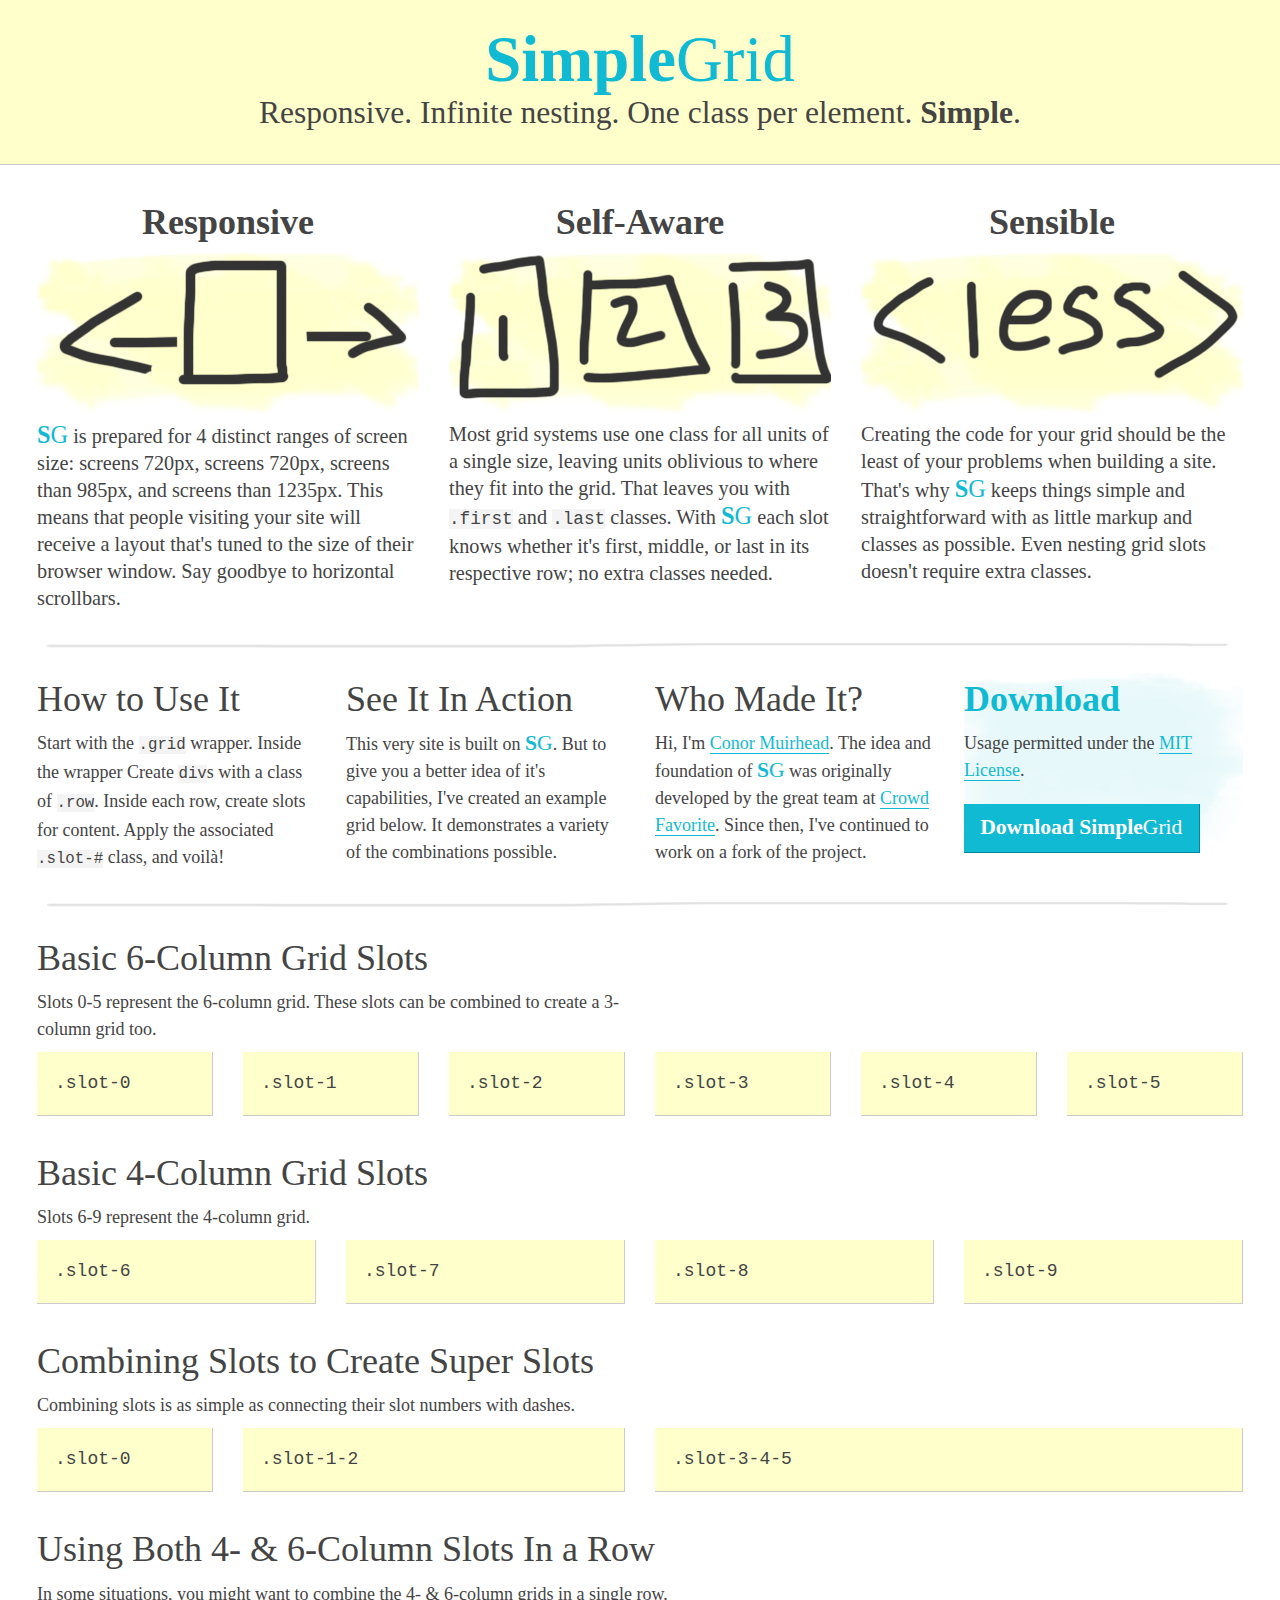
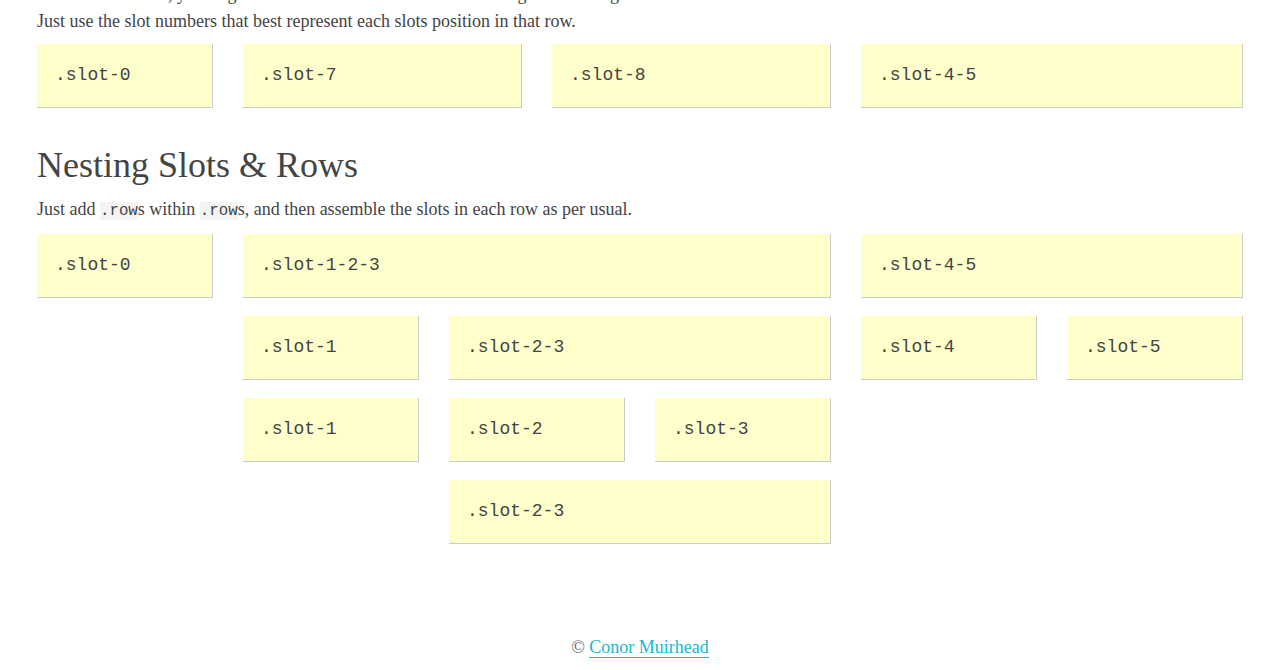
<file: client/static/css/simplegrid/index.html>
<!DOCTYPE html> 
<html lang="en"> 
<head> 
	<title>SimpleGrid</title>
	
	<meta http-equiv="X-UA-Compatible" content="IE=EmulateIE7; IE=EmulateIE9"> 
	<meta http-equiv="Content-Type" content="text/html; charset=utf-8" /> 
	<meta name="viewport" content="width=device-width, initial-scale=1.0, maximum-scale=1.0, user-scalable=no"/>
		
	<link rel="stylesheet" href="./css/base.css" type="text/css" media="all">
	<!--[if lt IE 9 ]><link rel="stylesheet" href="./css/720_grid.css" type="text/css"><![endif]-->
	<link rel="stylesheet" href="./css/720_grid.css" type="text/css" media="screen and (min-width: 720px)">
	<link rel="stylesheet" href="./css/986_grid.css" type="text/css" media="screen and (min-width: 986px)">
	<link rel="stylesheet" href="./css/1236_grid.css" media="screen and (min-width: 1236px)" >
	
	<script type="text/javascript" src="http://use.typekit.com/fti4bos.js"></script>
	<script type="text/javascript">try{Typekit.load();}catch(e){}</script>
</head>
<body>
<div class="banner-wrap">
	<div class="banner">
		<h1 id="logo"><span class="logo"><b>Simple</b>Grid</span></h1>
		<p class="intro">Responsive. Infinite nesting. One class per element. <strong>Simple</strong>.</p>
	</div>
</div>
<div class="grid">
	<div class="row">
		<div class="slot-0-1 feature">
			<h2>Responsive</h2>
			<img src="./images/responsive.png" alt="Illustration of Responsive" />
			<p><span class="logo"><b>S</b>G</span> is prepared for 4 distinct ranges of screen size: screens  720px, screens  720px, screens  than 985px, and screens  than 1235px. This means that people visiting your site will receive a layout that's tuned to the size of their browser window. Say goodbye to horizontal scrollbars.</p>
		</div>
		<div class="slot-2-3 feature">
			<h2>Self-Aware</h2>
			<img src="./images/self-aware.png" alt="Illustration of Self-Aware" />
			<p>Most grid systems use one class for all units of a single size, leaving units oblivious to where they fit into the grid. That leaves you with <code>.first</code> and <code>.last</code> classes. With <span class="logo"><b>S</b>G</span> each slot knows whether it's first, middle, or last in its respective row; no extra classes needed.</p>
		</div>
		<div class="slot-4-5 feature">
			<h2>Sensible</h2>
			<img src="./images/sensible.png" alt="Illustration of Sensible" />
			<p>Creating the code for your grid should be the least of your problems when building a site. That's why <span class="logo"><b>S</b>G</span> keeps things simple and straightforward with as little markup and classes as possible. Even nesting grid slots doesn't require extra classes.</p>
		</div>
	</div>
	<hr />
	<div class="row">
		<div class="slot-6">
			<h2>How to Use It</h2>
			<p>Start with the <code>.grid</code> wrapper. Inside the wrapper Create <code>div</code>s with a class of <code>.row</code>. Inside each row, create slots for content. Apply the associated <code>.slot-#</code> class, and voil&agrave;!</p>
		</div>
		<div class="slot-7">
			<h2>See It In Action</h2>
			<p>This very site is built on <span class="logo"><b>S</b>G</span>. But to give you a better idea of it's capabilities, I've created an example grid below. It demonstrates a variety of the combinations possible.</p>
		</div>
		<div class="slot-7">
			<h2>Who Made It?</h2>
			<p>Hi, I'm <a href="http://conor.cc">Conor Muirhead</a>. The idea and foundation of <span class="logo"><b>S</b>G</span> was originally developed by the great team at <a href="http://crowdfavorite">Crowd Favorite</a>. Since then, I've continued to work on a fork of the project.</p>
		</div>
		<div class="slot-9 mod mod-download">
			<h2>Download</h2>
			<p>Usage permitted under the <a href="http://opensource.org/licenses/mit-license.php">MIT License</a>.</p>
			<p><a class="bttn" href="./downloads/SimpleGrid.zip">Download <span class="logo"><b>Simple</b>Grid</span></a></p>
		</div>
	</div>
	
	<hr />
		
	<div class="example-grids">
		<h2>Basic 6-Column Grid Slots</h2>
		<p>Slots 0-5 represent the 6-column grid. These slots can be combined to create a 3-column grid too.</p>
		<div class="row">
			<div class="slot-0"> 
				<p> 
					.slot-0
				</p> 
			</div> 
	 
			<div class="slot-1"> 
				<p> 
					.slot-1
				</p> 
			</div> 

			<div class="slot-2"> 
				<p> 
					.slot-2
				</p> 
			</div> 
	 
			<div class="slot-3"> 
				<p> 
					.slot-3
				</p> 
			</div> 

			<div class="slot-4"> 
				<p> 
					.slot-4
				</p> 
			</div> 
	 
			<div class="slot-5"> 
				<p> 
					.slot-5
				</p> 
			</div> 
		</div><!-- / .row -->
		
		<h2>Basic 4-Column Grid Slots</h2>
		<p>Slots 6-9 represent the 4-column grid.
		<div class="row">
			<div class="slot-6"> 
				<p> 
					.slot-6
				</p> 
			</div> 
	 
			<div class="slot-7"> 
				<p> 
					.slot-7
				</p> 
			</div> 
	 
			<div class="slot-8"> 
				<p> 
					.slot-8
				</p> 
			</div> 

			<div class="slot-9"> 
				<p> 
					.slot-9
				</p> 
			</div> 
		</div><!-- /.row -->

		<h2>Combining Slots to Create Super Slots</h2>
		<p>Combining slots is as simple as connecting their slot numbers with dashes.</p>
		<div class="row">
			<div class="slot-0"> 
				<p> 
					.slot-0
				</p> 
			</div> 
	 
			<div class="slot-1-2"> 
				<p> 
					.slot-1-2
				</p> 
			</div> 
	 
			<div class="slot-3-4-5"> 
				<p> 
					.slot-3-4-5
				</p> 
			</div> 
		</div><!-- /.row -->
		
		<h2>Using Both 4- &amp; 6-Column Slots In a Row</h2>
		<p>In some situations, you might want to combine the 4- &amp; 6-column grids in a single row. Just use the slot numbers that best represent each slots position in that row.</p>
		<div class="row">
			<div class="slot-0"> 
				<p> 
					.slot-0
				</p> 
			</div> 
	 
			<div class="slot-7"> 
				<p> 
					.slot-7
				</p> 
			</div> 

			<div class="slot-8"> 
				<p> 
					.slot-8
				</p> 
			</div> 
			
			<div class="slot-4-5"> 
				<p> 
					.slot-4-5
				</p> 
			</div> 
		</div><!-- /.row -->

		<h2>Nesting Slots &amp; Rows</h2>
		<p>Just add <code>.row</code>s within <code>.row</code>s, and then assemble the slots in each row as per usual.</p>
		<div class="row">
			<div class="slot-0"> 
				<p> 
					.slot-0
				</p> 
			</div> 
			<!-- end .slot-0 -->
		
			<div class="slot-1-2-3"> 
				<p> 
					.slot-1-2-3
				</p>
				<div class="row">
					<div class="slot-1">
						<p>
							.slot-1
						</p>
						<div class="row">
							<div class="slot-1">
								<p>
									.slot-1
								</p>
							</div>
						</div>
					</div>
					<div class="slot-2-3">
						<p>
							.slot-2-3
						</p>
						<div class="row">
							<div class="slot-2">
								<p>
									.slot-2
								</p>
							</div>
							<div class="slot-3">
								<p>
									.slot-3
								</p>
							</div>
						</div>
						<div class="row">
							<div class="slot-2-3">
								<p>
									.slot-2-3
								</p>
							</div>
						</div>
					</div>
				</div>
			</div> 
			<!-- end .slot-1-2-3 -->

			<div class="slot-4-5"> 
				<p> 
					.slot-4-5
				</p>
				<div class="row">
					<div class="slot-4">
						<p>
							.slot-4
						</p>
					</div>
					<div class="slot-5">
						<p>
							.slot-5
						</p>
					</div>
				</div>
			</div> 
			<!-- end .slot-5 -->	
		</div><!-- /.row -->
	</div><!-- / .example-grids -->
	<div class="row footer">
		<p>&copy; <a href="http://conor.cc">Conor Muirhead</a></p>
	</div>
</div><!-- / .grid -->

<script src="//static.getclicky.com/js" type="text/javascript"></script>
<script type="text/javascript">try{ clicky.init(66436048); }catch(e){}</script>
<noscript><p><img alt="Clicky" width="1" height="1" src="//in.getclicky.com/66436048ns.gif" /></p></noscript>
</body> 
</html>
</file>
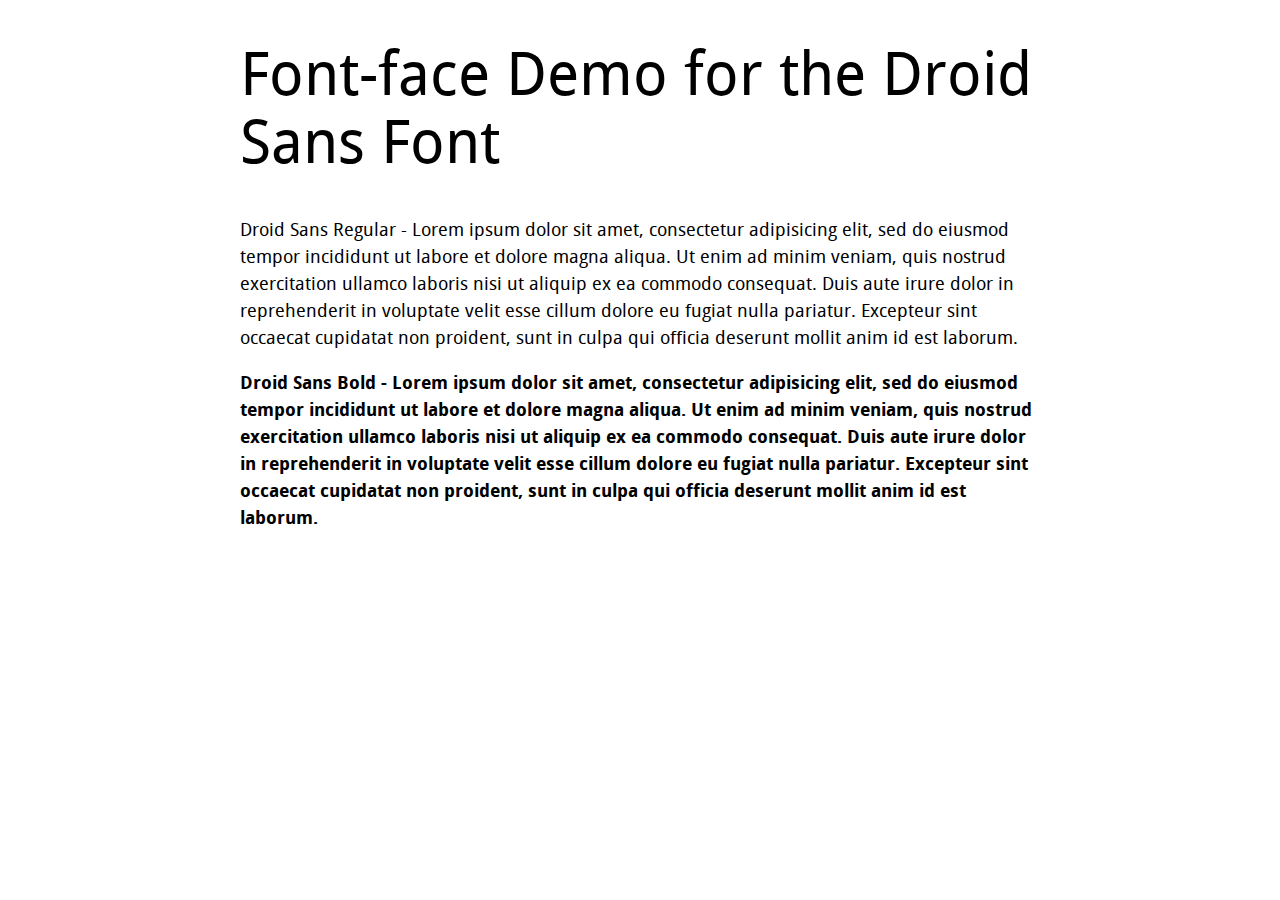
<file: client/static/css/fonts/droid-sans/demo.html>
<!DOCTYPE html PUBLIC "-//W3C//DTD XHTML 1.0 Strict//EN"
	"http://www.w3.org/TR/xhtml1/DTD/xhtml1-strict.dtd">

<html xmlns="http://www.w3.org/1999/xhtml" xml:lang="en" lang="en">
<head>
	<meta http-equiv="Content-Type" content="text/html; charset=utf-8"/>

	<title>Font Face Demo</title>
	<link rel="stylesheet" href="stylesheet.css" type="text/css" charset="utf-8">
	<style type="text/css" media="screen">
		h1.fontface {font: 60px/68px 'DroidSansRegular', Arial, sans-serif;letter-spacing: 0;}

		p.style1 {font: 18px/27px 'DroidSansRegular', Arial, sans-serif;}
		p.style2 {font: 18px/27px 'DroidSansBold', Arial, sans-serif;}
		
		#container {
			width: 800px;
			margin-left: auto;
			margin-right: auto;
		}
	</style>
</head>

<body>
	<div id="container">
		<h1 class="fontface">Font-face Demo for the Droid Sans Font</h1>
	
	 

	<p class="style1">Droid Sans Regular - Lorem ipsum dolor sit amet, consectetur adipisicing elit, sed do eiusmod tempor incididunt ut labore et dolore magna aliqua. Ut enim ad minim veniam, quis nostrud exercitation ullamco laboris nisi ut aliquip ex ea commodo consequat. Duis aute irure dolor in reprehenderit in voluptate velit esse cillum dolore eu fugiat nulla pariatur. Excepteur sint occaecat cupidatat non proident, sunt in culpa qui officia deserunt mollit anim id est laborum.</p>

	 

	<p class="style2">Droid Sans Bold - Lorem ipsum dolor sit amet, consectetur adipisicing elit, sed do eiusmod tempor incididunt ut labore et dolore magna aliqua. Ut enim ad minim veniam, quis nostrud exercitation ullamco laboris nisi ut aliquip ex ea commodo consequat. Duis aute irure dolor in reprehenderit in voluptate velit esse cillum dolore eu fugiat nulla pariatur. Excepteur sint occaecat cupidatat non proident, sunt in culpa qui officia deserunt mollit anim id est laborum.</p>

		</div>
</body>
</html>
</file>
<file: client/static/css/simplegrid/css/base.css>
html, body, div, span, applet, object, iframe,
h1, h2, h3, h4, h5, h6, p, blockquote, pre,
a, abbr, acronym, address, big, cite, code,
del, dfn, em, img, ins, kbd, q, s, samp,
small, strike, strong, sub, sup, tt, var,
b, u, i, center,
dl, dt, dd, ol, ul, li,
fieldset, form, label, legend,
table, caption, tbody, tfoot, thead, tr, th, td,
article, aside, canvas, details, embed, 
figure, figcaption, footer, header, hgroup, 
menu, nav, output, ruby, section, summary,
time, mark, audio, video {
	margin: 0;
	padding: 0;
	border: 0;
	font-size: 100%;
	font: inherit;
	vertical-align: baseline;
}
/* HTML5 display-role reset for older browsers */
article, aside, details, figcaption, figure, 
footer, header, hgroup, menu, nav, section {
	display: block;
}
body {
	color: #444;
	font-family: Georgia, serif;
	line-height: 1.5em;
}
ol, ul {
	list-style: square;
	margin: 0 0 0.5em;
}
blockquote, q {
	quotes: none;
}
blockquote:before, blockquote:after,
q:before, q:after {
	content: '';
	content: none;
}
code {
	background-color: #f4f4f4;
	font-family: Menlo, 'Panic Sans', monospace;
	font-size: 0.875em;
}
table {
	border-collapse: collapse;
	border-spacing: 0;
}
strong {
	font-weight: bold;
}
p {
	margin: 0 0 0.5em;
	max-width: 634px;
}
h1, h2, h3, h4, h5, h6 {
	font-family: sommet-slab-1, sommet-slab-2, Georgia, serif;
	font-weight: normal;
	line-height: 1.2em;
	padding: 0.5em 0 0.25em;
}

h1 {
	font-size: 3em;
}

h2 {
	font-size: 2em;
}

h3 {
	font-size: 1.5em;
}

h4 {
	font-size: 1.25em;
}

h5, h6 {
	font-size: 1em;
}

a, a:link, a:visited {
	color: #11bad3;
	text-decoration: none;
	border-bottom: 1px solid #11bad3;
}

a:hover, a:active {
	background: #00a9c2;
	border-color: #00a9c2;
	color: #fff;
}

img {
	max-width: 100%;
}

hr {
	border: none;
	background: url(../images/bg_hr.png) center center no-repeat;
	height: 10px;
}

#logo {
	padding-bottom: 0;
}

.logo {
	color: #11bad3;
	font-family: sommet-slab-1, sommet-slab-2, Georgia, serif;
	font-weight: normal;
	font-size: 1.2em;
}
.logo b {
	font-weight: bold;
}

.banner-wrap {
	text-align: center;
	background: #ffc;
	border-bottom: 1px solid #ccc;
	padding: 0 10px 1em;
	margin-bottom: 1em;
}

.intro {
	font-size: 1.75em;
	font-family: sommet-slab-1, sommet-slab-2, Georgia, serif;
	line-height: 1.1em;
	max-width: none;
}

.grid {
	padding: 0 20px;
}

.row {
	margin-bottom: 1em;
}

.feature h2 {
	font-weight: bold;
	text-align: center;
}

.feature p {
	font-size: 1.125em;
}

.mod-download {
	background: url(../images/bg_download.png) 0 0.75em no-repeat;
	background-size: 100%;
}

.mod-download h2 {
	color: #11bad3;
	font-weight: bold;
}

.mod-download .logo {
	color: #fff;
	font-size: 1em;
}

a.bttn {
	border-right: 1px solid #0087a0;
	border-bottom: 1px solid #0087a0;
	background: #11bad3;
	color: #fff;
	display: inline-block;
	font-family: sommet-slab-1, sommet-slab-2, Georgia, serif;
	font-size: 1.2em;
	font-weight: bold;
	margin: 0.5em 0;
	padding: 0.5em 0.75em;
}

.mod-download .bttn:hover {
	background: #0087a0;
	cursor: pointer;
}

.example-grids {
	margin-bottom: 4em;
}

.example-grids .row { margin-bottom: 0; }

.example-grids .row p {
	background: #ffc;
	border-right: 1px solid #ccc;
	border-bottom: 1px solid #ccc;
	font-family: Menlo, 'Panic Sans', monospace;
	padding: 1em;
	margin: 0 0 1em;
}

.footer p {
	color: #666;
	text-align: center;
	max-width: none;
}
</file>
<file: client/static/css/simplegrid/css/720_grid.css>
/*	SimpleGrid - a fork of CSSGrid by Crowd Favorite (https://github.com/crowdfavorite/css-grid)
 *	http://simplegrid.info
 *	by Conor Muirhead (http://conor.cc) of Early LLC (http://earlymade.com)	
 *  License: http://creativecommons.org/licenses/MIT/	*/

/* Containers */
body { font-size: 0.875em; padding: 0; }
.grid{ margin:0 auto; padding: 0 10px; width:700px; }
.row{ clear:left; }

/* Slots Setup */
.slot-0,.slot-1,.slot-2,.slot-3,.slot-4,.slot-5,.slot-0-1,.slot-0-1-2,.slot-0-1-2-3,.slot-0-1-2-3-4,.slot-0-1-2-3-4-5,.slot-1-2,.slot-1-2-3,.slot-1-2-3-4,.slot-1-2-3-4-5,.slot-2-3,.slot-2-3-4,.slot-2-3-4-5,.slot-3-4,.slot-3-4-5,.slot-4-5,.slot-6,.slot-7,.slot-8,.slot-9,.slot-6-7,.slot-6-7-8,.slot-6-7-8-9,.slot-7-8,.slot-7-8-9,.slot-8-9{ display:inline; float:left; margin-left:20px; }

/* 6-Col Grid Sizes */
.slot-0,.slot-1,.slot-2,.slot-3,.slot-4,.slot-5{ width:100px; } /* Sixths */
.slot-0-1,.slot-1-2,.slot-2-3,.slot-3-4,.slot-4-5{ width:220px; } /* Thirds */
.slot-0-1-2-3,.slot-1-2-3-4,.slot-2-3-4-5{ width:460px; } /* Two-Thirds */
.slot-0-1-2-3-4,.slot-1-2-3-4-5{ width:580px; } /* Five-Sixths */

/* 4-Col Grid Sizes */
.slot-6,.slot-7,.slot-8,.slot-9{ width:160px; } /* Quarters */
.slot-6-7-8,.slot-7-8-9{ width:520px; } /* Three-Quarters */

/* 6-Col/4-Col Shared Grid Sizes */
.slot-0-1-2,.slot-1-2-3,.slot-2-3-4,.slot-3-4-5, .slot-6-7,.slot-7-8,.slot-8-9{ width:340px; } /* Halves */
.slot-0-1-2-3-4-5, .slot-6-7-8-9{ width: 100%; } /* Full-Width */

/* Zeroing Out Leftmost Slot Margins */
.slot-0,.slot-0-1,.slot-0-1-2,.slot-0-1-2-3,.slot-0-1-2-3-4,.slot-0-1-2-3-4-5,.slot-6,.slot-6-7,.slot-6-7-8,.slot-6-7-8-9,.slot-1 .slot-1,.slot-1-2 .slot-1,.slot-1-2 .slot-1-2,.slot-1-2-3 .slot-1,.slot-1-2-3 .slot-1-2,.slot-1-2-3 .slot-1-2-3,.slot-1-2-3-4 .slot-1,.slot-1-2-3-4 .slot-1-2,.slot-1-2-3-4 .slot-1-2-3,.slot-1-2-3-4 .slot-1-2-3-4,.slot-1-2-3-4-5 .slot-1,.slot-1-2-3-4-5 .slot-1-2,.slot-1-2-3-4-5 .slot-1-2-3,.slot-1-2-3-4-5 .slot-1-2-3-4,.slot-1-2-3-4-5 .slot-1-2-3-4-5,.slot-2 .slot-2,.slot-2-3 .slot-2,.slot-2-3 .slot-2-3,.slot-2-3-4 .slot-2,.slot-2-3-4 .slot-2-3,.slot-2-3-4 .slot-2-3-4,.slot-2-3-4-5 .slot-2,.slot-2-3-4-5 .slot-2-3,.slot-2-3-4-5 .slot-2-3-4,.slot-2-3-4-5 .slot-2-3-4-5,.slot-3 .slot-3,.slot-3-4 .slot-3,.slot-3-4 .slot-3-4,.slot-3-4-5 .slot-3,.slot-3-4-5 .slot-3-4,.slot-3-4-5 .slot-3-4-5,.slot-4 .slot-4,.slot-4-5 .slot-4,.slot-4-5 .slot-4-5,.slot-5 .slot-5,.slot-7 .slot-7,.slot-7-8 .slot-7,.slot-7-8 .slot-7-8,.slot-7-8-9 .slot-7,.slot-7-8-9 .slot-7-8,.slot-7-8-9 .slot-7-8-9,.slot-8 .slot-8,.slot-8-9 .slot-8,.slot-8-9 .slot-8-9{ margin-left:0 !important; } /* Important is to avoid repeating this in larger screen css files */

/* Row Clearfix */
.row:after{ visibility:hidden; display:block; font-size:0; content:" "; clear:both; height:0; }
.row{ zoom:1; }
</file>
<file: client/static/css/simplegrid/css/986_grid.css>
/*	SimpleGrid - a fork of CSSGrid by Crowd Favorite (https://github.com/crowdfavorite/css-grid)
 *	http://simplegrid.info
 *	by Conor Muirhead (http://conor.cc) of Early LLC (http://earlymade.com)	
 *  License: http://creativecommons.org/licenses/MIT/	*/

/* Containers */
body { font-size: 100%; }
.grid{ width:966px; }

/* Slots Setup */
.slot-0,.slot-1,.slot-2,.slot-3,.slot-4,.slot-5,.slot-0-1,.slot-0-1-2,.slot-0-1-2-3,.slot-0-1-2-3-4,.slot-0-1-2-3-4-5,.slot-1-2,.slot-1-2-3,.slot-1-2-3-4,.slot-1-2-3-4-5,.slot-2-3,.slot-2-3-4,.slot-2-3-4-5,.slot-3-4,.slot-3-4-5,.slot-4-5,.slot-6,.slot-7,.slot-8,.slot-9,.slot-6-7,.slot-6-7-8,.slot-6-7-8-9,.slot-7-8,.slot-7-8-9,.slot-8-9{ display:inline; float:left; margin-left:30px; }

/* 6-Col Grid Sizes */
.slot-0,.slot-1,.slot-2,.slot-3,.slot-4,.slot-5{ width:136px; } /* Sixths */
.slot-0-1,.slot-1-2,.slot-2-3,.slot-3-4,.slot-4-5{ width:302px; } /* Thirds */
.slot-0-1-2-3,.slot-1-2-3-4,.slot-2-3-4-5{ width:634px; } /* Two-Thirds */
.slot-0-1-2-3-4,.slot-1-2-3-4-5{ width:800px; } /* Five-Sixths */

/* 4-Col Grid Sizes */
.slot-6,.slot-7,.slot-8,.slot-9{ width:219px; } /* Quarters */
.slot-6-7-8,.slot-7-8-9{ width:717px; } /* Three-Quarters */

/* 6-Col/4-Col Shared Grid Sizes */
.slot-0-1-2,.slot-1-2-3,.slot-2-3-4,.slot-3-4-5, .slot-6-7,.slot-7-8,.slot-8-9{ width:468px; } /* Halves */
</file>
<file: client/static/css/simplegrid/css/1236_grid.css>
/*	SimpleGrid - a fork of CSSGrid by Crowd Favorite (https://github.com/crowdfavorite/css-grid)
 *	http://simplegrid.info
 *	by Conor Muirhead (http://conor.cc) of Early LLC (http://earlymade.com)	
 *  License: http://creativecommons.org/licenses/MIT/	*/

/* Containers */
body { font-size: 1.125em; }
.grid{ width:1206px; }

/* 6-Col Grid Sizes */
.slot-0,.slot-1,.slot-2,.slot-3,.slot-4,.slot-5{ width:176px; } /* Sixths */
.slot-0-1,.slot-1-2,.slot-2-3,.slot-3-4,.slot-4-5{ width:382px; } /* Thirds */
.slot-0-1-2-3,.slot-1-2-3-4,.slot-2-3-4-5{ width:794px; } /* Two-Thirds */
.slot-0-1-2-3-4,.slot-1-2-3-4-5{ width:1000px; } /* Five-Sixths */

/* 4-Col Grid Sizes */
.slot-6,.slot-7,.slot-8,.slot-9{ width:279px; } /* Quarters */
.slot-6-7-8,.slot-7-8-9{ width:897px; } /* Three-Quarters */

/* 6-Col/4-Col Shared Grid Sizes */
.slot-0-1-2,.slot-1-2-3,.slot-2-3-4,.slot-3-4-5, .slot-6-7,.slot-7-8,.slot-8-9{ width:588px; } /* Halves */
</file>
<file: client/static/css/fonts/droid-sans/stylesheet.css>
/* Generated by Font Squirrel (http://www.fontsquirrel.com) on July 7, 2011 05:48:34 PM America/New_York */



@font-face {
    font-family: 'DroidSansRegular';
    src: url('DroidSans-webfont.eot');
    src: url('DroidSans-webfont.eot?#iefix') format('embedded-opentype'),
         url('DroidSans-webfont.woff') format('woff'),
         url('DroidSans-webfont.ttf') format('truetype'),
         url('DroidSans-webfont.svg#DroidSansRegular') format('svg');
    font-weight: normal;
    font-style: normal;

}

@font-face {
    font-family: 'DroidSansBold';
    src: url('DroidSans-Bold-webfont.eot');
    src: url('DroidSans-Bold-webfont.eot?#iefix') format('embedded-opentype'),
         url('DroidSans-Bold-webfont.woff') format('woff'),
         url('DroidSans-Bold-webfont.ttf') format('truetype'),
         url('DroidSans-Bold-webfont.svg#DroidSansBold') format('svg');
    font-weight: normal;
    font-style: normal;

}
</file>
